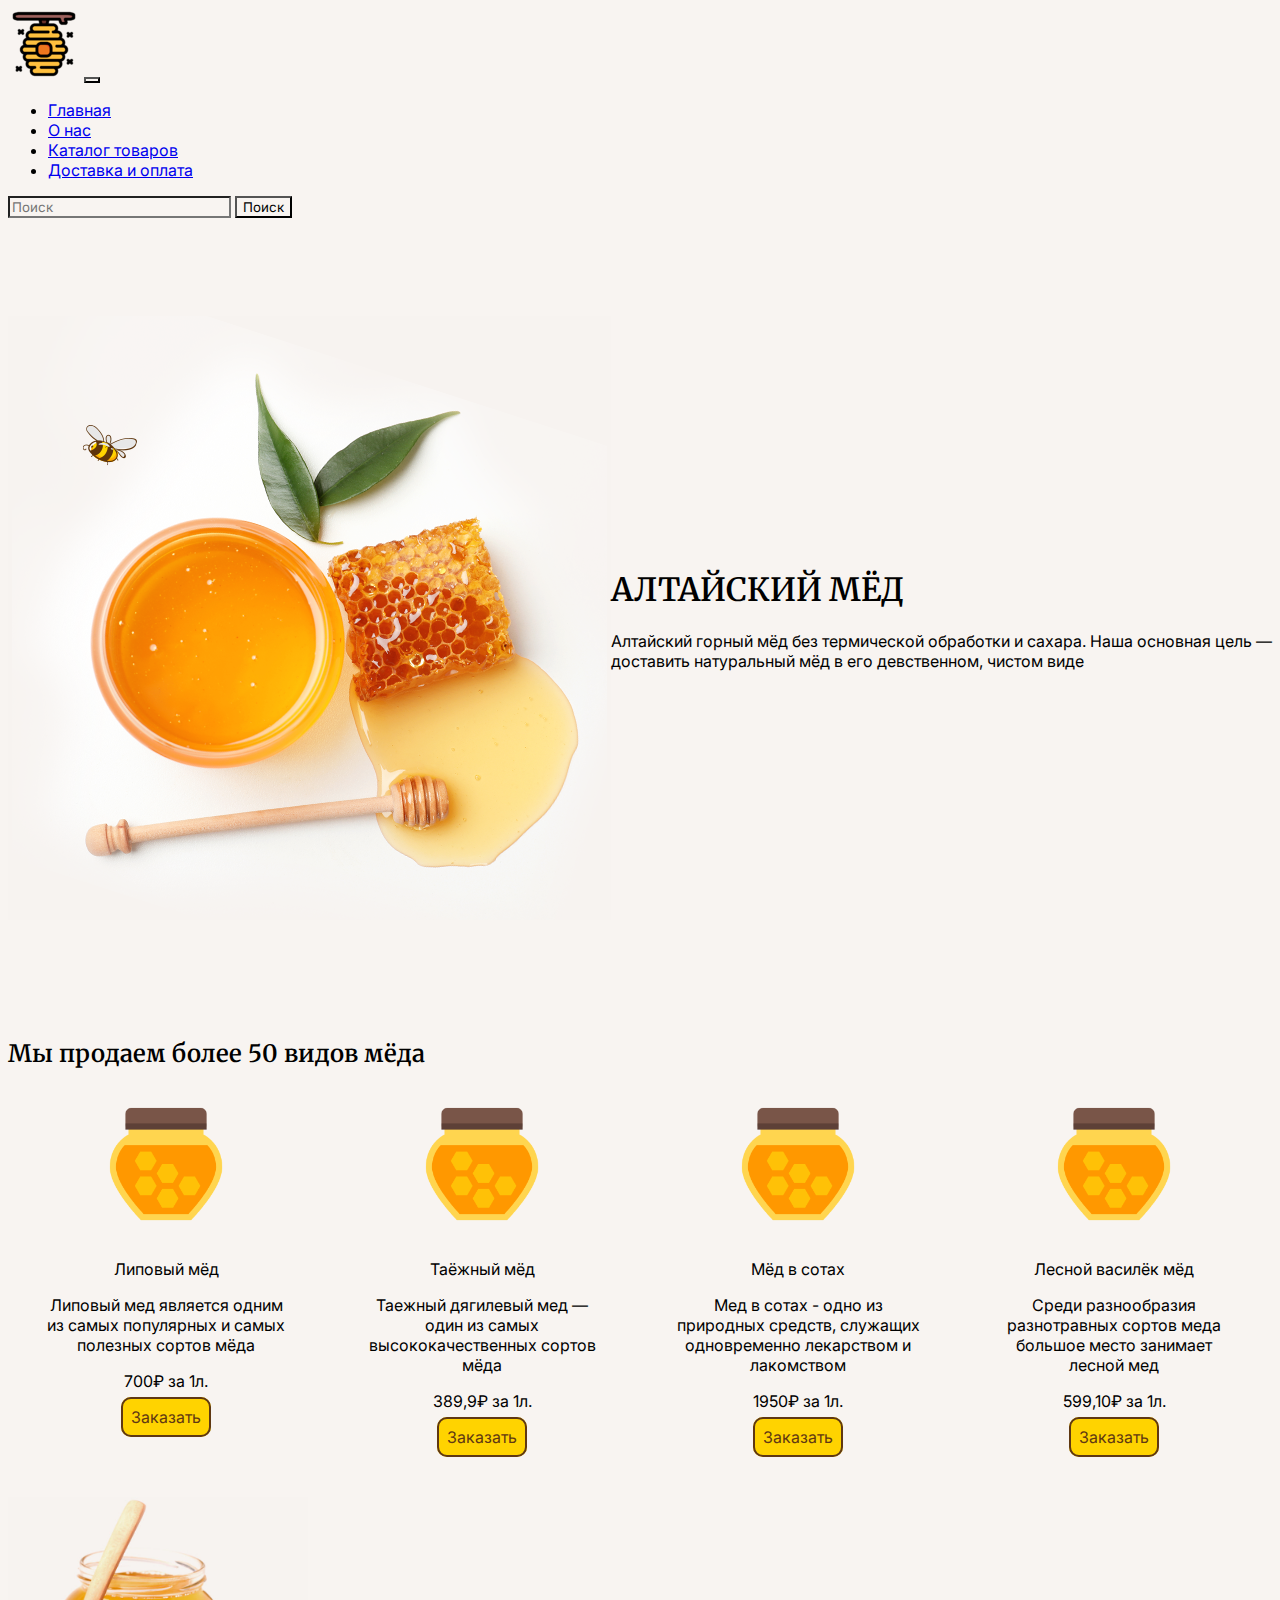
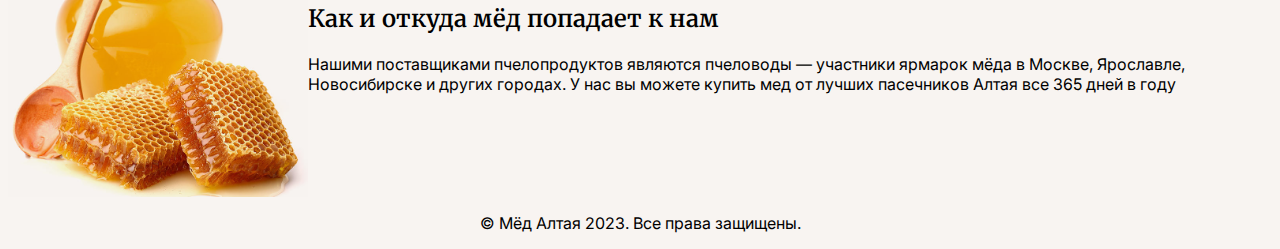
<file: index.html>
<!DOCTYPE html>
<html lang="ru">
<head>
    <meta charset="UTF-8">
    <meta http-equiv="X-UA-Compatible" content="IE=edge">
    <meta name="viewport" content="width=device-width, initial-scale=1.0">
    <title>Мёд Алтая</title>
    <link rel="shortcut icon" href="assects/image/icons/full_bxqbrxoq.png">
    <link rel="stylesheet" href="css/style.css">
    <link href="https://cdn.jsdelivr.net/npm/bootstrap@5.3.0-alpha1/dist/css/bootstrap.min.css" rel="stylesheet" integrity="sha384-GLhlTQ8iRABdZLl6O3oVMWSktQOp6b7In1Zl3/Jr59b6EGGoI1aFkw7cmDA6j6gD" crossorigin="anonymous">
</head>
<body id="bodyid">
    <header>
      <div class="container">
        <nav id="navbarid" class="navbar navbar-expand-lg">
          <div class="container-fluid">
            <a id="logoid" class="navbar-brand" href="#"><img src="assects/image/icons/honeycomb_honey_bee_hive_beehive_nature_icon_191967.png" alt=""></a>
            <button class="navbar-toggler" type="button" data-bs-toggle="collapse" data-bs-target="#navbarSupportedContent" aria-controls="navbarSupportedContent" aria-expanded="false" aria-label="Переключатель навигации">
              <span class="navbar-toggler-icon"></span>
            </button>
            <div class="collapse navbar-collapse" id="navbarSupportedContent">
              <ul class="navbar-nav me-auto mb-2 mb-lg-0">
                <li class="nav-item">
                  <a class="nav-link" href="index.html">Главная</a>
                </li>
                <li class="nav-item">
                  <a class="nav-link" href="html/we.html">О нас</a>
                </li>
                <li class="nav-item">
                  <a class="nav-link" href="html/catalog.html">Каталог товаров</a>
                <li class="nav-item">
                  <a class="nav-link" href="html/delivery.html">Доставка и оплата</a>
                </li>
              </ul>
              <form class="d-flex" role="search">
                <input class="form-control me-2" type="search" placeholder="Поиск" aria-label="Поиск">
                <button class="btn btn-outline-success" type="submit">Поиск</button>
              </form>
            </div>
          </div>
        </nav>
      </div>
    </header>
    <main>
      <section class="section-Welcome">
        <div class="container">
          <img class="section-Welcome__img" src="assects/image/full_j37rn1j6.png" alt="Стакан с мёдом, медовая ложка и медовые соты">
          <div class="welcome-wrapper">
            <h1>АЛТАЙСКИЙ МЁД </h1>
            <p class="section-Welcome__text">Алтайский горный мёд без термической обработки и сахара. Наша основная цель — доставить натуральный мёд в его девственном, чистом виде</p>
          </div>
        </div>
      </section>
      <section class="section-honey">
        <div class="container">
          <h2 class="section-honey__heading">Мы продаем более 50 видов мёда</h2>
          <div class="section-honey__containers">
            <div class="section-honey__container">
              <img src="assects/image/icons/Honey_icon-icons.com_68739.png" alt="Иконка улья">
              <p class="section-honey__text-heading">Липовый мёд</p>
              <p class="section-honey__text">Липовый мед является одним из самых популярных и самых полезных сортов мёда</p>
              <p>700₽ за 1л.</p>
              <a href="html/delivery.html">Заказать</a>
            </div>
            <div class="section-honey__container">
              <img src="assects/image/icons/Honey_icon-icons.com_68739.png" alt="Иконка видео">
              <p class="section-honey__text-heading">Таёжный мёд</p>
              <p class="section-honey__text">Таежный дягилевый мед — один из самых высококачественных сортов мёда</p>
              <p>389,9₽ за 1л.</p>
              <a href="html/delivery.html">Заказать</a>
            </div>
      
            <div class="section-honey__container">
              <img src="assects/image/icons/Honey_icon-icons.com_68739.png" alt="Иконка картинки">
              <p class="section-honey__text-heading">Мёд в сотах</p>
              <p class="section-honey__text">Мед в сотах - одно из природных средств, служащих одновременно лекарством и лакомством</p>
              <p>1950₽ за 1л.</p>
              <a href="html/delivery.html">Заказать</a>
            </div>
            <div class="section-honey__container">
              <img src="assects/image/icons/Honey_icon-icons.com_68739.png" alt="Иконка микрофона">
              <p class="section-honey__text-heading">Лесной василёк мёд</p>
              <p class="section-honey__text">Среди разнообразия разнотравных сортов меда большое место занимает лесной мед</p>
              <p>599,10₽ за 1л.</p>
              <a href="html/delivery.html">Заказать</a>
            </div>
          </div>
        </div>
      </section>
      <section class="section-text">
        <div class="container">
          <img src="assects/image/SR5x5z7U.jpg" alt="Банка с мёдом">
          <div class="section-text__container">
            <h2>Как и откуда мёд попадает к нам</h2>
            <p>Нашими поставщиками пчелопродуктов являются пчеловоды — участники ярмарок мёда в Москве, Ярославле, Новосибирске и других городах. У нас вы можете купить мед от лучших пасечников Алтая все 365 дней в году</p>
          </div>
        </div>
      </section>
  </main>
  <footer>
    <div class="container">
      <p>© Мёд Алтая 2023. Все права защищены.</p>
    </div>
  </footer>
  <script src="javascript/script.js"></script>
  <script src="https://cdn.jsdelivr.net/npm/bootstrap@5.3.0-alpha1/dist/js/bootstrap.bundle.min.js" integrity="sha384-w76AqPfDkMBDXo30jS1Sgez6pr3x5MlQ1ZAGC+nuZB+EYdgRZgiwxhTBTkF7CXvN" crossorigin="anonymous"></script>
</body>
</html>
</file>
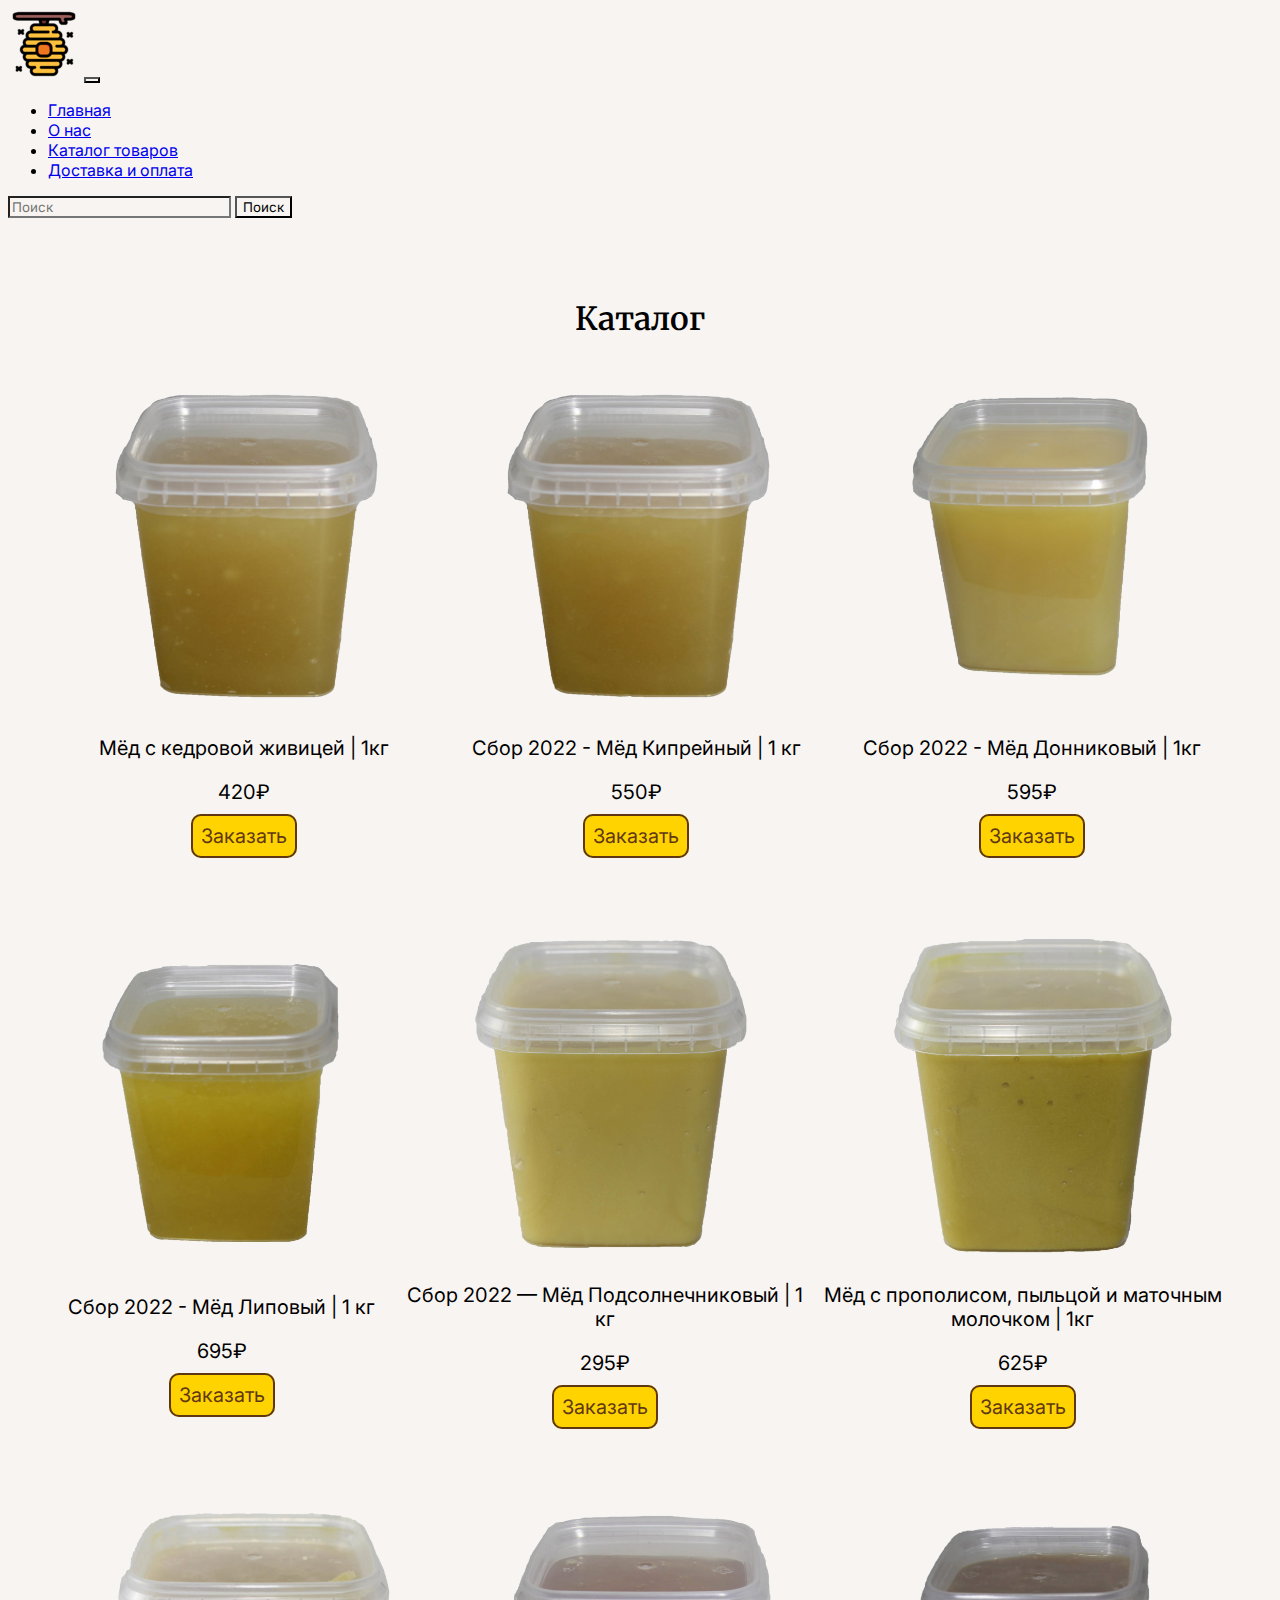
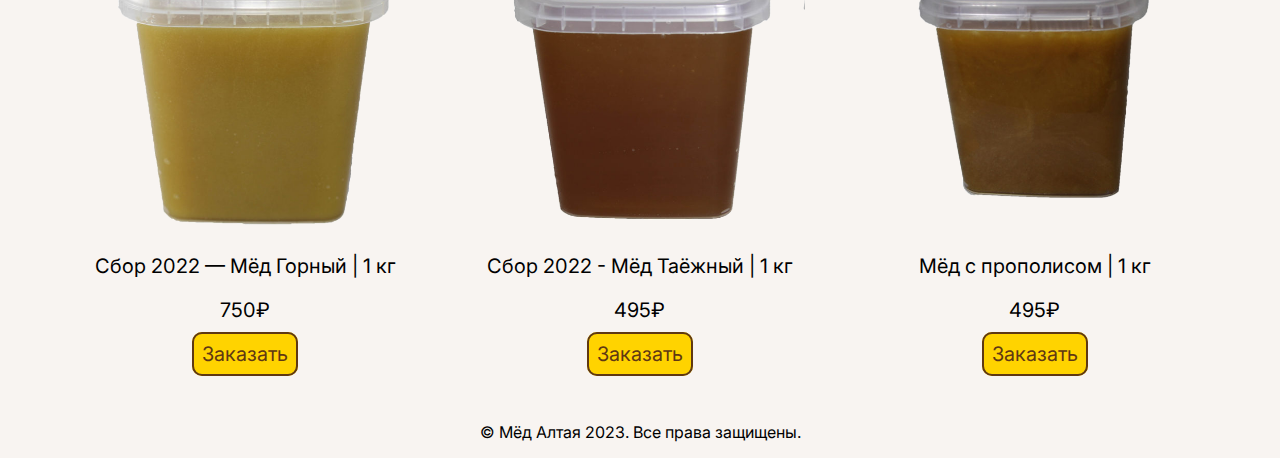
<file: html/catalog.html>
<!DOCTYPE html>
<html lang="ru">
<head>
    <meta charset="UTF-8">
    <meta http-equiv="X-UA-Compatible" content="IE=edge">
    <meta name="viewport" content="width=device-width, initial-scale=1.0">
    <title>Мёд Алтая</title>
    <link rel="shortcut icon" href="../assects/image/icons/full_bxqbrxoq.png">
    <link rel="stylesheet" href="../css/style.css">
    <link href="https://cdn.jsdelivr.net/npm/bootstrap@5.3.0-alpha1/dist/css/bootstrap.min.css" rel="stylesheet" integrity="sha384-GLhlTQ8iRABdZLl6O3oVMWSktQOp6b7In1Zl3/Jr59b6EGGoI1aFkw7cmDA6j6gD" crossorigin="anonymous">
</head>
<body id="bodyid">
    <header>
        <div class="container">
          <nav id="navbarid" class="navbar navbar-expand-lg">
            <div class="container-fluid">
              <a id="logoid" class="navbar-brand" href="#"><img src="../assects/image/icons/honeycomb_honey_bee_hive_beehive_nature_icon_191967.png" alt=""></a>
              <button class="navbar-toggler" type="button" data-bs-toggle="collapse" data-bs-target="#navbarSupportedContent" aria-controls="navbarSupportedContent" aria-expanded="false" aria-label="Переключатель навигации">
                <span class="navbar-toggler-icon"></span>
              </button>
              <div class="collapse navbar-collapse" id="navbarSupportedContent">
                <ul class="navbar-nav me-auto mb-2 mb-lg-0">
                  <li class="nav-item">
                    <a class="nav-link" href="../index.html">Главная</a>
                  </li>
                  <li class="nav-item">
                    <a class="nav-link" href="we.html">О нас</a>
                  </li>
                  <li class="nav-item">
                    <a class="nav-link" href="catalog.html">Каталог товаров</a>
                  <li class="nav-item">
                    <a class="nav-link" href="delivery.html">Доставка и оплата</a>
                  </li>
                </ul>
                <form class="d-flex" role="search">
                  <input class="form-control me-2" type="search" placeholder="Поиск" aria-label="Поиск">
                  <button class="btn btn-outline-success" type="submit">Поиск</button>
                </form>
              </div>
            </div>
          </nav>
        </div>
      </header>
    <main>
        <section class="section-catalog">
            <div class="container">
                <h1>Каталог</h1>
                <div class="section-catalog__containers">
                    <div class="section-catalog__container">
                        <img src="../assects/image/honey1.png" alt="Контейнер с мёдом с кедровой живицей">
                        <p>Мёд с кедровой живицей | 1кг</p>
                        <p>420₽</p>
                        <a class="section-catalog__button-link" href="html/delivery.html">Заказать</a>
                    </div>
                    <div class="section-catalog__container">
                        <img src="../assects/image/honey2.png" alt="Контейнер с Кипрейным мёдом">
                        <p>Сбор 2022 - Мёд Кипрейный | 1 кг</p>
                        <p>550₽</p>
                        <a class="section-catalog__button-link" href="html/delivery.html">Заказать</a>
                    </div>
                    <div class="section-catalog__container">
                        <img src="../assects/image/honey3.png" alt="Контейнер с Донниковым мёдом">
                        <p>Сбор 2022 - Мёд Донниковый | 1кг</p>
                        <p>595₽</p>
                        <a class="section-catalog__button-link" href="html/delivery.html">Заказать</a>
                    </div>
                </div>
            </div>
        </section>
        <section class="section-catalog">
            <div class="container">
                <div class="section-catalog__containers">
                    <div class="section-catalog__container">
                        <img src="../assects/image/honey4.png" alt="Контейнер с Липовым мёдом">
                        <p>Сбор 2022 - Мёд Липовый | 1 кг</p>
                        <p>695₽</p>
                        <a class="section-catalog__button-link" href="html/delivery.html">Заказать</a>
                    </div>
                    <div class="section-catalog__container">
                        <img src="../assects/image/honey5.png" alt="Контейнер с Подсолнечнм мёдом">
                        <p>Сбор 2022 — Мёд Подсолнечниковый | 1 кг</p>
                        <p>295₽</p>
                        <a class="section-catalog__button-link" href="html/delivery.html">Заказать</a>
                    </div>
                    <div class="section-catalog__container">
                        <img src="../assects/image/honey6.png" alt="Контейнер с мёдом с прополисом, пыльцой и маточным молочком">
                        <p>Мёд с прополисом, пыльцой и маточным молочком | 1кг</p>
                        <p>625₽</p>
                        <a class="section-catalog__button-link" href="html/delivery.html">Заказать</a>
                    </div>
                </div>
            </div>
        </section>          
        <section class="section-catalog">
            <div class="container">
                <div class="section-catalog__containers">
                      <div class="section-catalog__container">
                        <img src="../assects/image/honey7.png" alt="Контейнер с Горным мёдом">
                        <p>Сбор 2022 — Мёд Горный | 1 кг</p>
                        <p>750₽</p>
                        <a class="section-catalog__button-link" href="html/delivery.html">Заказать</a>
                    </div>
                    <div class="section-catalog__container">
                        <img src="../assects/image/honey8.png" alt="Контейнер с Таёжным мёдом">
                        <p>Сбор 2022 - Мёд Таёжный | 1 кг</p>
                        <p>495₽</p>
                        <a class="section-catalog__button-link" href="html/delivery.html">Заказать</a>
                    </div>
                    <div class="section-catalog__container">
                        <img src="../assects/image/honey9.png" alt="Контейнер с мёдом с прополисом">
                        <p>Мёд с прополисом | 1 кг</p>
                        <p>495₽</p>
                        <a class="section-catalog__button-link" href="html/delivery.html">Заказать</a>
                    </div>
                </div>
            </div>
        </section>
    </main>
    <footer>
        <div class="container">
            <p>© Мёд Алтая 2023. Все права защищены.</p>
        </div>
    </footer>
    <script src="../javascript/script.js"></script>
  <script src="https://cdn.jsdelivr.net/npm/bootstrap@5.3.0-alpha1/dist/js/bootstrap.bundle.min.js" integrity="sha384-w76AqPfDkMBDXo30jS1Sgez6pr3x5MlQ1ZAGC+nuZB+EYdgRZgiwxhTBTkF7CXvN" crossorigin="anonymous"></script>
</body>
</html>
</file>
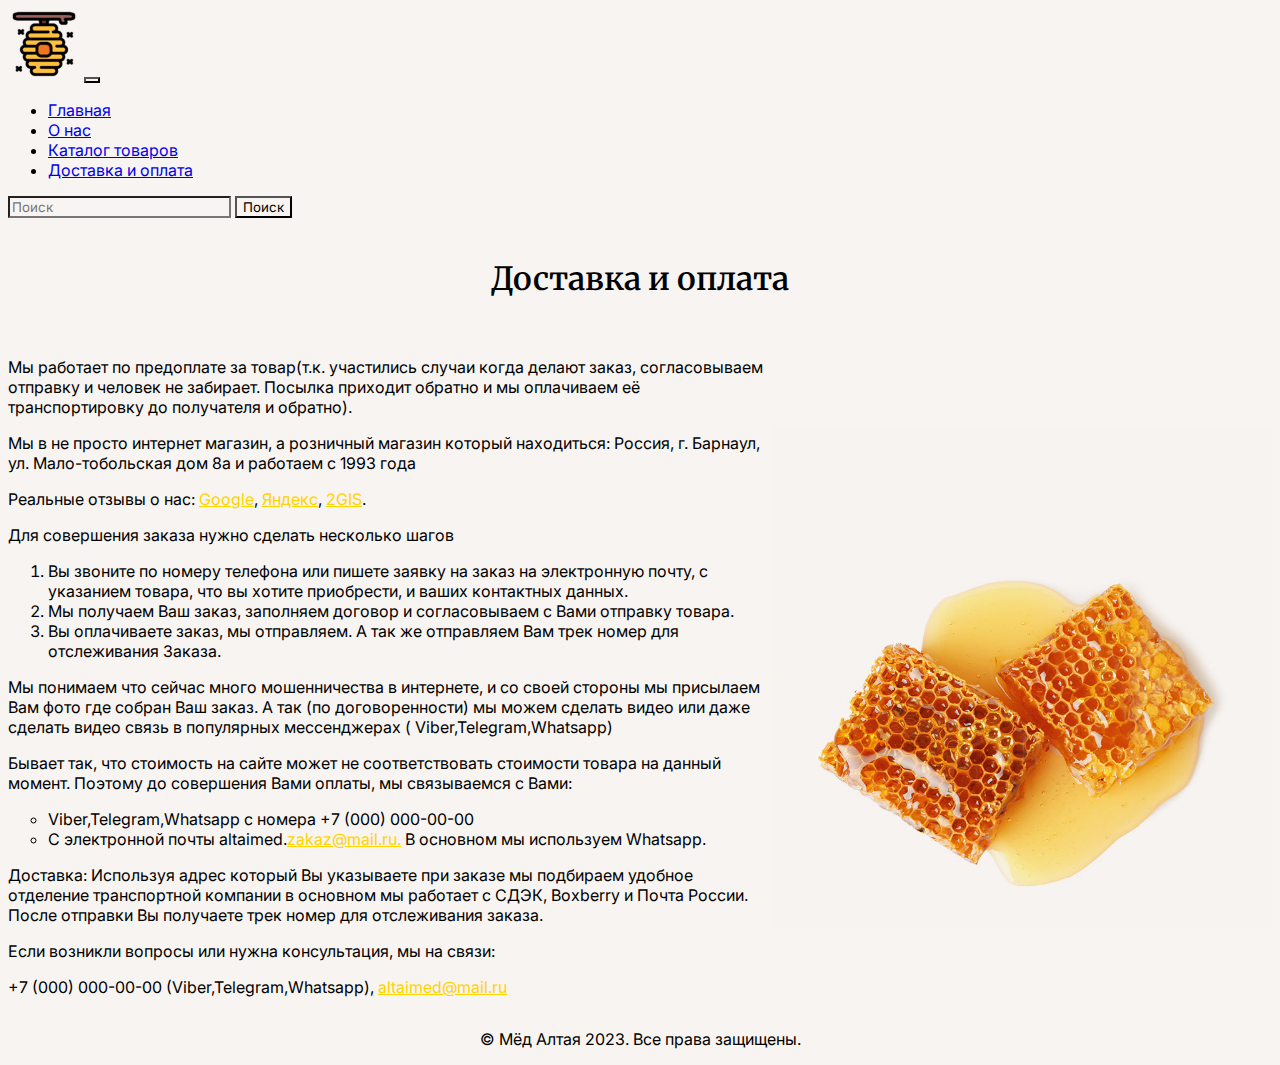
<file: html/delivery.html>
<!DOCTYPE html>
<html lang="ru">
<head>
    <meta charset="UTF-8">
    <meta http-equiv="X-UA-Compatible" content="IE=edge">
    <meta name="viewport" content="width=device-width, initial-scale=1.0">
    <title>Мёд Алтая</title>
    <link rel="shortcut icon" href="../assects/image/icons/full_bxqbrxoq.png">
    <link rel="stylesheet" href="../css/style.css">
    <link href="https://cdn.jsdelivr.net/npm/bootstrap@5.3.0-alpha1/dist/css/bootstrap.min.css" rel="stylesheet" integrity="sha384-GLhlTQ8iRABdZLl6O3oVMWSktQOp6b7In1Zl3/Jr59b6EGGoI1aFkw7cmDA6j6gD" crossorigin="anonymous">
</head>
<body id="bodyid">
    <header>
        <div class="container">
          <nav id="navbarid" class="navbar navbar-expand-lg">
            <div class="container-fluid">
              <a id="logoid" class="navbar-brand" href="#"><img src="../assects/image/icons/honeycomb_honey_bee_hive_beehive_nature_icon_191967.png" alt=""></a>
              <button class="navbar-toggler" type="button" data-bs-toggle="collapse" data-bs-target="#navbarSupportedContent" aria-controls="navbarSupportedContent" aria-expanded="false" aria-label="Переключатель навигации">
                <span class="navbar-toggler-icon"></span>
              </button>
              <div class="collapse navbar-collapse" id="navbarSupportedContent">
                <ul class="navbar-nav me-auto mb-2 mb-lg-0">
                  <li class="nav-item">
                    <a class="nav-link" href="../index.html">Главная</a>
                  </li>
                  <li class="nav-item">
                    <a class="nav-link" href="we.html">О нас</a>
                  </li>
                  <li class="nav-item">
                    <a class="nav-link" href="catalog.html">Каталог товаров</a>
                  <li class="nav-item">
                    <a class="nav-link" href="delivery.html">Доставка и оплата</a>
                  </li>
                </ul>
                <form class="d-flex" role="search">
                  <input class="form-control me-2" type="search" placeholder="Поиск" aria-label="Поиск">
                  <button class="btn btn-outline-success" type="submit">Поиск</button>
                </form>
              </div>
            </div>
          </nav>
        </div>
      </header>
    <main>
        <section class="section-delivery">
          <div class="container">
            <h1>Доставка и оплата</h1>
            <div class="section-delivery__container">
            <div class="section-delivery__text">
            <p>Мы работает по предоплате за товар(т.к. участились случаи когда делают заказ, согласовываем отправку и человек не забирает. Посылка приходит обратно и мы оплачиваем её транспортировку до получателя и обратно).</p>
            <p>Мы в не просто интернет магазин, а розничный магазин который находиться: Россия, г. Барнаул, ул. Мало-тобольская дом 8а и работаем с 1993 года</p>
            <p>Реальные отзывы о нас: 
              <a class="link-text" href="https://www.google.com/maps/place/ООО+&quot;Мёд+Алтая&quot;/@53.3316137,83.7990079,19z/data=!4m15!1m7!3m6!1s0x42dda1e8c72eeeab:0xb0e7bbef8d87b503!2z0JHQsNGA0L3QsNGD0LssINCQ0LvRgtCw0LnRgdC60LjQuSDQutGA0LDQuQ!3b1!8m2!3d53.3497499!4d83.7835737!3m6!1s0x0:0x2c4aa7b2266fdf71!8m2!3d53.3317604!4d83.7992717!9m1!1b1?hl=ru-RU">Google</a>, 
              <a class="link-text" href="https://yandex.ru/maps/197/barnaul/?ll=83.799705%2C53.331955&amp;mode=poi&amp;poi%5Bpoint%5D=83.799251%2C53.331827&amp;poi%5Buri%5D=ymapsbm1%3A%2F%2Forg%3Foid%3D1302128049&amp;source=wizgeo&amp;tab=reviews&amp;utm_medium=maps-desktop&amp;utm_source=serp&amp;z=18.92">Яндекс</a>,
              <a class="link-text" href="https://2gis.ru/barnaul/inside/563585608681706/firm/70000001021612480/tab/reviews?m=83.801357%2C53.332799%2F16.85">2GIS</a>.
            </p>
            <p>Для совершения заказа нужно сделать несколько шагов</p>
            <ol>
              <li>Вы звоните по номеру телефона или пишете заявку на заказ на электронную почту, с указанием товара, что вы хотите приобрести, и ваших контактных данных.</li>
              <li>Мы получаем Ваш заказ, заполняем договор и согласовываем с Вами отправку товара.</li>
              <li>Вы оплачиваете заказ, мы отправляем. А так же отправляем Вам трек номер для отслеживания Заказа.</li>
            </ol>
            <p>Мы понимаем что сейчас много мошенничества в интернете, и со своей стороны мы присылаем Вам фото где собран Ваш заказ. А так (по договоренности) мы можем сделать видео или даже сделать видео связь в популярных мессенджерах ( Viber,Telegram,Whatsapp)</p>
            <p>Бывает так, что стоимость на сайте может не соответствовать стоимости товара на данный момент. Поэтому до совершения Вами оплаты, мы связываемся с Вами:</p>
            <ul type="circle">
              <li>Viber,Telegram,Whatsapp с номера +7 (000) 000-00-00</li>
              <li>С электронной почты altaimed.<a class="link-text" href="">zakaz@mail.ru.</a> В основном мы используем Whatsapp.</li>
            </ul>
            <p>Доставка: Используя адрес который Вы указываете при заказе мы подбираем удобное отделение транспортной компании в основном мы работает с СДЭК, Boxberry и Почта России. После отправки Вы получаете трек номер для отслеживания заказа.</p>
            <p>Если возникли вопросы или нужна консультация, мы на связи:</p>
            <p>+7 (000) 000-00-00 (Viber,Telegram,Whatsapp), <a class="link-text" href="">altaimed@mail.ru</a></p>
          </div>
          <img src="../assects/image/full_JzaE2rBR.jpg" alt="Медовые соты">
          </div>
        </div>
        </section>
    </main>
    <footer>
        <div class="container">
            <p>© Мёд Алтая 2023. Все права защищены.</p>
        </div>
    </footer>
    <script src="../javascript/script.js"></script>
  <script src="https://cdn.jsdelivr.net/npm/bootstrap@5.3.0-alpha1/dist/js/bootstrap.bundle.min.js" integrity="sha384-w76AqPfDkMBDXo30jS1Sgez6pr3x5MlQ1ZAGC+nuZB+EYdgRZgiwxhTBTkF7CXvN" crossorigin="anonymous"></script>
</body>
</html>
</file>
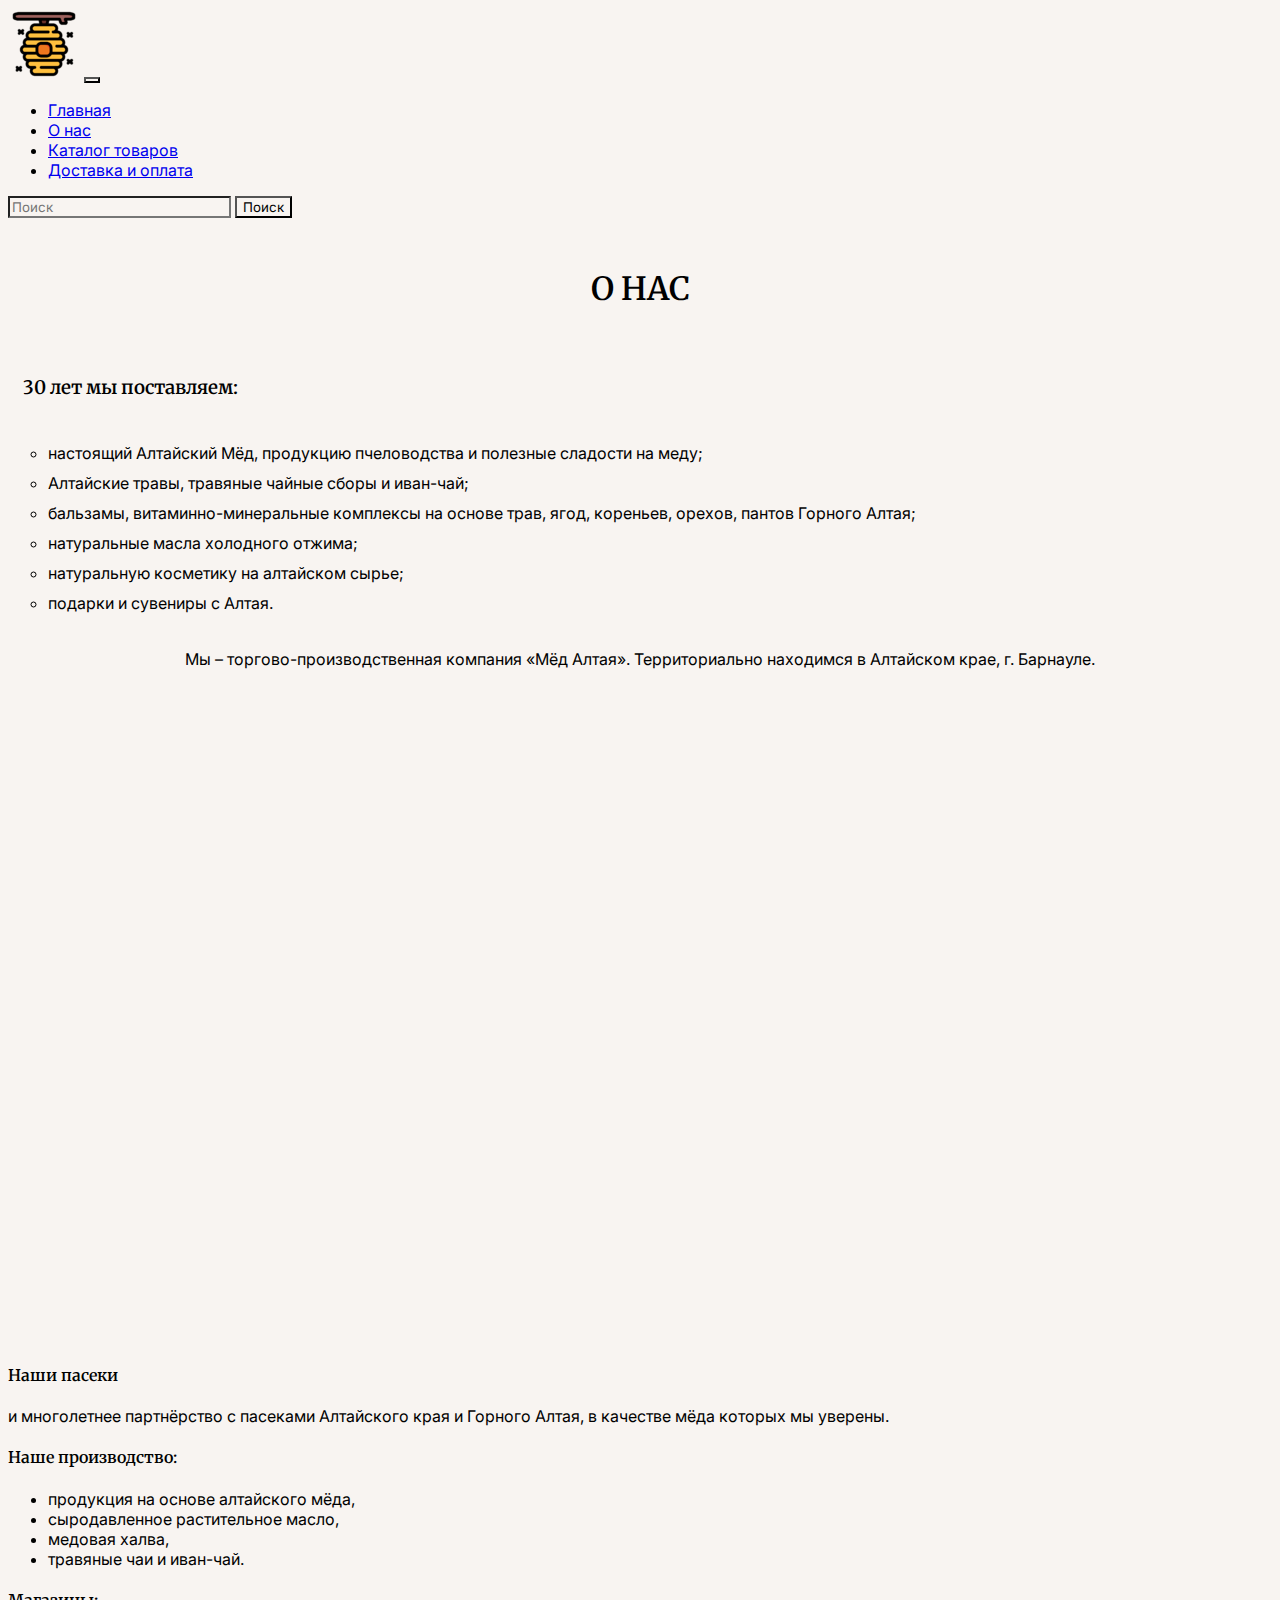
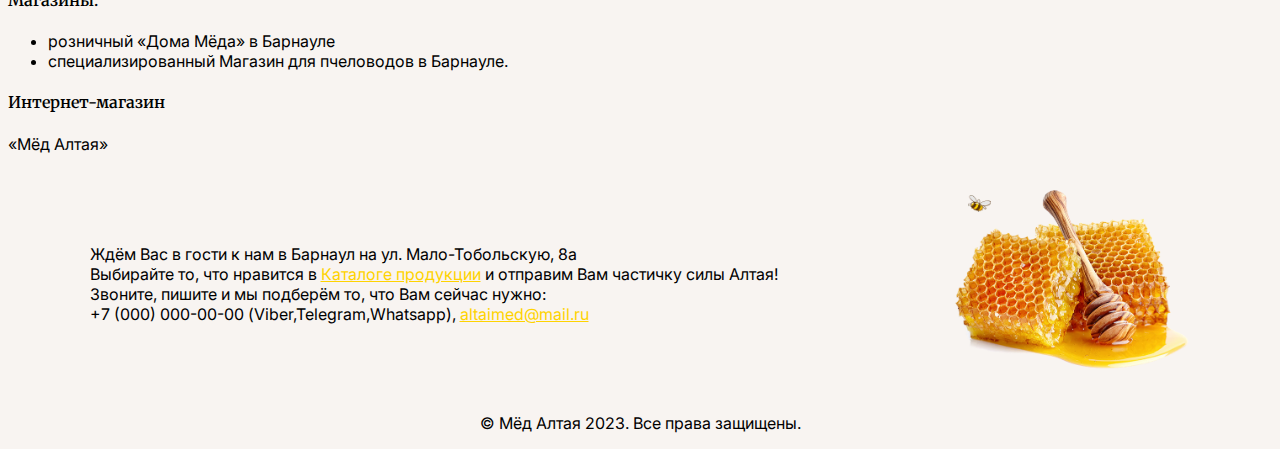
<file: html/we.html>
<!DOCTYPE html>
<html lang="ru">
<head>
    <meta charset="UTF-8">
    <meta http-equiv="X-UA-Compatible" content="IE=edge">
    <meta name="viewport" content="width=device-width, initial-scale=1.0">
    <title>Мёд Алтая</title>
    <link rel="shortcut icon" href="../assects/image/icons/full_bxqbrxoq.png">
    <link rel="stylesheet" href="../css/style.css">
    <link href="https://cdn.jsdelivr.net/npm/bootstrap@5.3.0-alpha1/dist/css/bootstrap.min.css" rel="stylesheet" integrity="sha384-GLhlTQ8iRABdZLl6O3oVMWSktQOp6b7In1Zl3/Jr59b6EGGoI1aFkw7cmDA6j6gD" crossorigin="anonymous">
</head>
<body id="bodyid">
  <header>
    <div class="container">
      <nav id="navbarid" class="navbar navbar-expand-lg">
        <div class="container-fluid">
          <a id="logoid" class="navbar-brand" href="#"><img src="../assects/image/icons/honeycomb_honey_bee_hive_beehive_nature_icon_191967.png" alt=""></a>
          <button class="navbar-toggler" type="button" data-bs-toggle="collapse" data-bs-target="#navbarSupportedContent" aria-controls="navbarSupportedContent" aria-expanded="false" aria-label="Переключатель навигации">
            <span class="navbar-toggler-icon"></span>
          </button>
          <div class="collapse navbar-collapse" id="navbarSupportedContent">
            <ul class="navbar-nav me-auto mb-2 mb-lg-0">
              <li class="nav-item">
                <a class="nav-link" href="../index.html">Главная</a>
              </li>
              <li class="nav-item">
                <a class="nav-link" href="we.html">О нас</a>
              </li>
              <li class="nav-item">
                <a class="nav-link" href="catalog.html">Каталог товаров</a>
              <li class="nav-item">
                <a class="nav-link" href="delivery.html">Доставка и оплата</a>
              </li>
            </ul>
            <form class="d-flex" role="search">
              <input class="form-control me-2" type="search" placeholder="Поиск" aria-label="Поиск">
              <button class="btn btn-outline-success" type="submit">Поиск</button>
            </form>
          </div>
        </div>
      </nav>
    </div>
  </header>
    <main>
        <section class="section-we">
            <div class="container">
                <h1>О НАС</h1>
                <div class="section-we__container">
                    <h3>30 лет мы поставляем:</h3>
                    <ul type="circle">
                        <li>настоящий Алтайский Мёд, продукцию пчеловодства и полезные сладости на меду;</li>
                        <li>Алтайские травы, травяные чайные сборы и иван-чай;</li>
                        <li>бальзамы, витаминно-минеральные комплексы на основе трав, ягод, кореньев, орехов, пантов Горного Алтая;</li>
                        <li>натуральные масла холодного отжима;</li>
                        <li>натуральную косметику на алтайском сырье;</li>
                        <li>подарки и сувениры с Алтая.</li>
                    </ul>
                </div>
            </div>
        </section>
        <section class="section-description">
            <div class="container">
                <p class="section-description__text">Мы – торгово-производственная компания «Мёд Алтая». Территориально находимся в Алтайском крае, г. Барнауле.</p>
                <iframe width="1154" height="615" src="https://www.youtube.com/embed/VUeArhQ2rBY" title="Сделано на Алтае — Алтайский мед" frameborder="0" allow="accelerometer; autoplay; clipboard-write; encrypted-media; gyroscope; picture-in-picture; web-share" allowfullscreen></iframe>
                <div class="section-description__container">
                    <h4>Наши пасеки</h4>
                    <p>и многолетнее партнёрство с пасеками Алтайского края и Горного Алтая, в качестве мёда которых мы уверены.</p>
                    <h4>Наше производство:</h4>
                    <ul>
                        <li>продукция на основе алтайского мёда,</li>
                        <li>сыродавленное растительное масло,</li>
                        <li>медовая халва,</li>
                        <li>травяные чаи и иван-чай.</li>
                    </ul>
                    <h4>Магазины:</h4>
                    <ul>
                        <li>розничный «Дома Мёда» в Барнауле</li>
                        <li>специализированный Магазин для пчеловодов в Барнауле.</li>
                    </ul>
                    <h4>Интернет-магазин</h4>
                    <p>«Мёд Алтая»</p>
                </div>
            </div>
        </section>
        <section class="section-communication">
            <div class="container">
                <p>
                    Ждём Вас в гости к нам в Барнаул на ул. Мало-Тобольскую, 8а
                    <br>
                    Выбирайте то, что нравится в <a class="link-text" href="catalog.html">Каталоге продукции</a>  и отправим Вам  частичку силы Алтая!
                    <br>
                    Звоните, пишите и мы подберём то, что Вам сейчас нужно:
                    <br>
                    +7 (000) 000-00-00 (Viber,Telegram,Whatsapp), <a class="link-text" href="">altaimed@mail.ru</a> 
                </p>
                <img src="../assects/image/d001cb3212557ad68cc83f986049b42b.png" alt="Медовые соты">
            </div>
        </section>
    </main>
    <footer>
        <div class="container">
            <p>© Мёд Алтая 2023. Все права защищены.</p>
        </div>
    </footer>
    <script src="../javascript/script.js"></script>
  <script src="https://cdn.jsdelivr.net/npm/bootstrap@5.3.0-alpha1/dist/js/bootstrap.bundle.min.js" integrity="sha384-w76AqPfDkMBDXo30jS1Sgez6pr3x5MlQ1ZAGC+nuZB+EYdgRZgiwxhTBTkF7CXvN" crossorigin="anonymous"></script>
</body>
</html>
</file>
<file: css/style.css>
@import url('https://fonts.googleapis.com/css2?family=Inter&family=Merriweather:wght@700&display=swap');
*{
    background-color: #f8f4f1;
    font-family: 'Inter', sans-serif;
}
html{
   scroll-behavior: smooth;
}
.body-honey{
    color: #ffd300;
}
.container{
    margin: 0 auto;
    max-width: 1440px;
}
h1, h2, h3, h4{
    font-family: 'Merriweather', serif;
    font-weight: 600;
}
.section-Welcome .container{
    height: 800px;
    display: flex;
    justify-content: space-around;
    align-items: center;
}
.section-honey__containers{
    display: flex;
    justify-content: space-around;
}
.section-honey__container{
    max-width: 250px;
    text-align: center;
}
.section-honey__container img{
    max-width: 150px;
    max-height: 150px;
}
.section-honey__container a, .section-catalog__button-link{
    text-decoration: none;
    color: #5f3813;
    padding: 8px;
    background-color: #ffd300;
    border: 2px solid #5f3813;
    border-radius: 10px;
}
.section-honey__container a:hover, .section-catalog__button-link:hover{
    background-color: #f8f4f1;
    border: 2px solid #ffd300;
    transition: 0.5s;
}
.section-text .container{
    margin-top: 50px;
    display: flex;
    align-items: center;
    justify-content: space-around;
}
.section-text .container img{
    max-width: 300px;
    max-height: 300px;
}
.section-we h1{
    text-align: center;
    padding: 30px;
}
.section-we__container h3{
    padding: 15px;
}
.section-we__container li{
    padding-top: 10px;
}
.section-description__text{
    padding: 20px;
    text-align: center;
}
.section-description__container{
    padding-top: 20px;
}
.section-communication .container{
    display: flex;
    justify-content: space-around;
    align-items: center;
}
.section-communication img{
    max-width: 250px;
    max-height: 250px;
}
.link-text{
    color: #ffd300;
}
.link-text:hover{
    color: #5f3813;
}
.section-catalog{
    padding: 40px;
}
.section-catalog h1, .section-delivery h1{
    text-align: center;
    padding: 20px;
}
.section-catalog__containers{
    display: flex;
    justify-content: space-around;
    align-items: center;
    flex-wrap: wrap;
}
.section-catalog__container{
    text-align: center;
    font-size: 20px;
    max-width: 400px;
}
.section-catalog__container img{
    max-width: 330px;
    max-height: 330px;
}
.section-delivery__container{
    display: flex;
    align-items: center;
    justify-content: space-around;
}
.section-delivery__container img{
    max-width: 500px;
    max-height: 500px;
}
footer{
    text-align: center;
}
</file>
